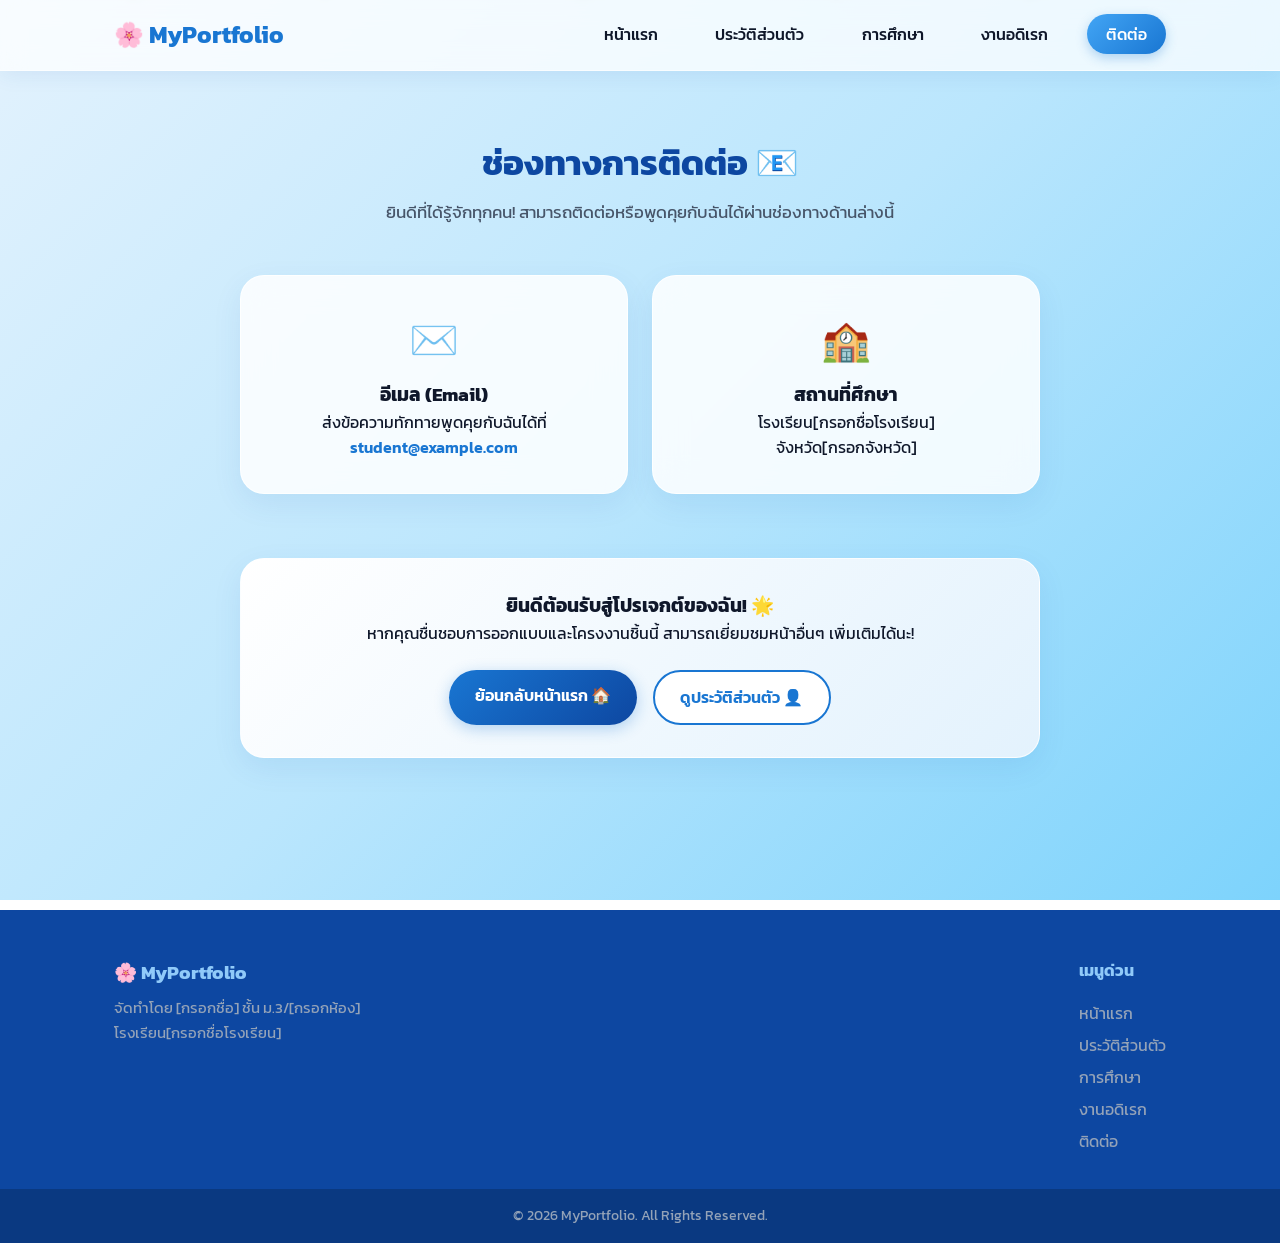
<file: contact.html>
<!DOCTYPE html>
<html lang="th">
<head>
    <meta charset="UTF-8">
    <meta name="viewport" content="width=device-width, initial-scale=1.0">
    <title>ติดต่อ | Playful Anime Portfolio</title>
    <link rel="preconnect" href="https://fonts.googleapis.com">
    <link rel="preconnect" href="https://fonts.gstatic.com" crossorigin>
    <link href="https://fonts.googleapis.com/css2?family=Kanit:wght@300;400;500;600;700&display=swap" rel="stylesheet">
    <link rel="stylesheet" href="style.css">
</head>
<body>

    <div class="bg-petals-container">
        <div class="petal"></div>
        <div class="petal"></div>
        <div class="petal"></div>
        <div class="petal"></div>
        <div class="petal"></div>
        <div class="petal"></div>
    </div>

    <header class="navbar">
        <div class="nav-container">
            <a href="index.html" class="logo">🌸 MyPortfolio</a>
            <nav>
                <ul class="nav-links">
                    <li><a href="index.html">หน้าแรก</a></li>
                    <li><a href="profile.html">ประวัติส่วนตัว</a></li>
                    <li><a href="education.html">การศึกษา</a></li>
                    <li><a href="hobby.html">งานอดิเรก</a></li>
                    <li><a href="contact.html" class="active">ติดต่อ</a></li>
                </ul>
            </nav>
        </div>
    </header>

    <main class="container section-padding">
        <div class="section-title">
            <h2>ช่องทางการติดต่อ 📧</h2>
            <p>ยินดีที่ได้รู้จักทุกคน! สามารถติดต่อหรือพูดคุยกับฉันได้ผ่านช่องทางด้านล่างนี้</p>
        </div>

        <div class="contact-wrapper">
            <div class="grid grid-2">
                <div class="card contact-card">
                    <div class="contact-icon">✉️</div>
                    <h3>อีเมล (Email)</h3>
                    <p>ส่งข้อความทักทายพูดคุยกับฉันได้ที่</p>
                    <a href="mailto:student@example.com" class="contact-link">student@example.com</a>
                </div>

                <div class="card contact-card">
                    <div class="contact-icon">🏫</div>
                    <h3>สถานที่ศึกษา</h3>
                    <p>โรงเรียน[กรอกชื่อโรงเรียน]</p>
                    <span class="contact-detail">จังหวัด[กรอกจังหวัด]</span>
                </div>
            </div>

            <div class="card cta-box text-center margin-top-lg">
                <h3>ยินดีต้อนรับสู่โปรเจกต์ของฉัน! 🌟</h3>
                <p>หากคุณชื่นชอบการออกแบบและโครงงานชิ้นนี้ สามารถเยี่ยมชมหน้าอื่นๆ เพิ่มเติมได้นะ!</p>
                <div class="cta-buttons">
                    <a href="index.html" class="btn btn-primary">ย้อนกลับหน้าแรก 🏠</a>
                    <a href="profile.html" class="btn btn-outline">ดูประวัติส่วนตัว 👤</a>
                </div>
            </div>
        </div>
    </main>

    <footer>
        <div class="container footer-container">
            <div class="footer-info">
                <h3>🌸 MyPortfolio</h3>
                <p>จัดทำโดย [กรอกชื่อ] ชั้น ม.3/[กรอกห้อง]</p>
                <p>โรงเรียน[กรอกชื่อโรงเรียน]</p>
            </div>
            <div class="footer-links">
                <h4>เมนูด่วน</h4>
                <ul>
                    <li><a href="index.html">หน้าแรก</a></li>
                    <li><a href="profile.html">ประวัติส่วนตัว</a></li>
                    <li><a href="education.html">การศึกษา</a></li>
                    <li><a href="hobby.html">งานอดิเรก</a></li>
                    <li><a href="contact.html">ติดต่อ</a></li>
                </ul>
            </div>
        </div>
        <div class="copyright">
            &copy; 2026 MyPortfolio. All Rights Reserved.
        </div>
    </footer>

</body>
</html>
</file>
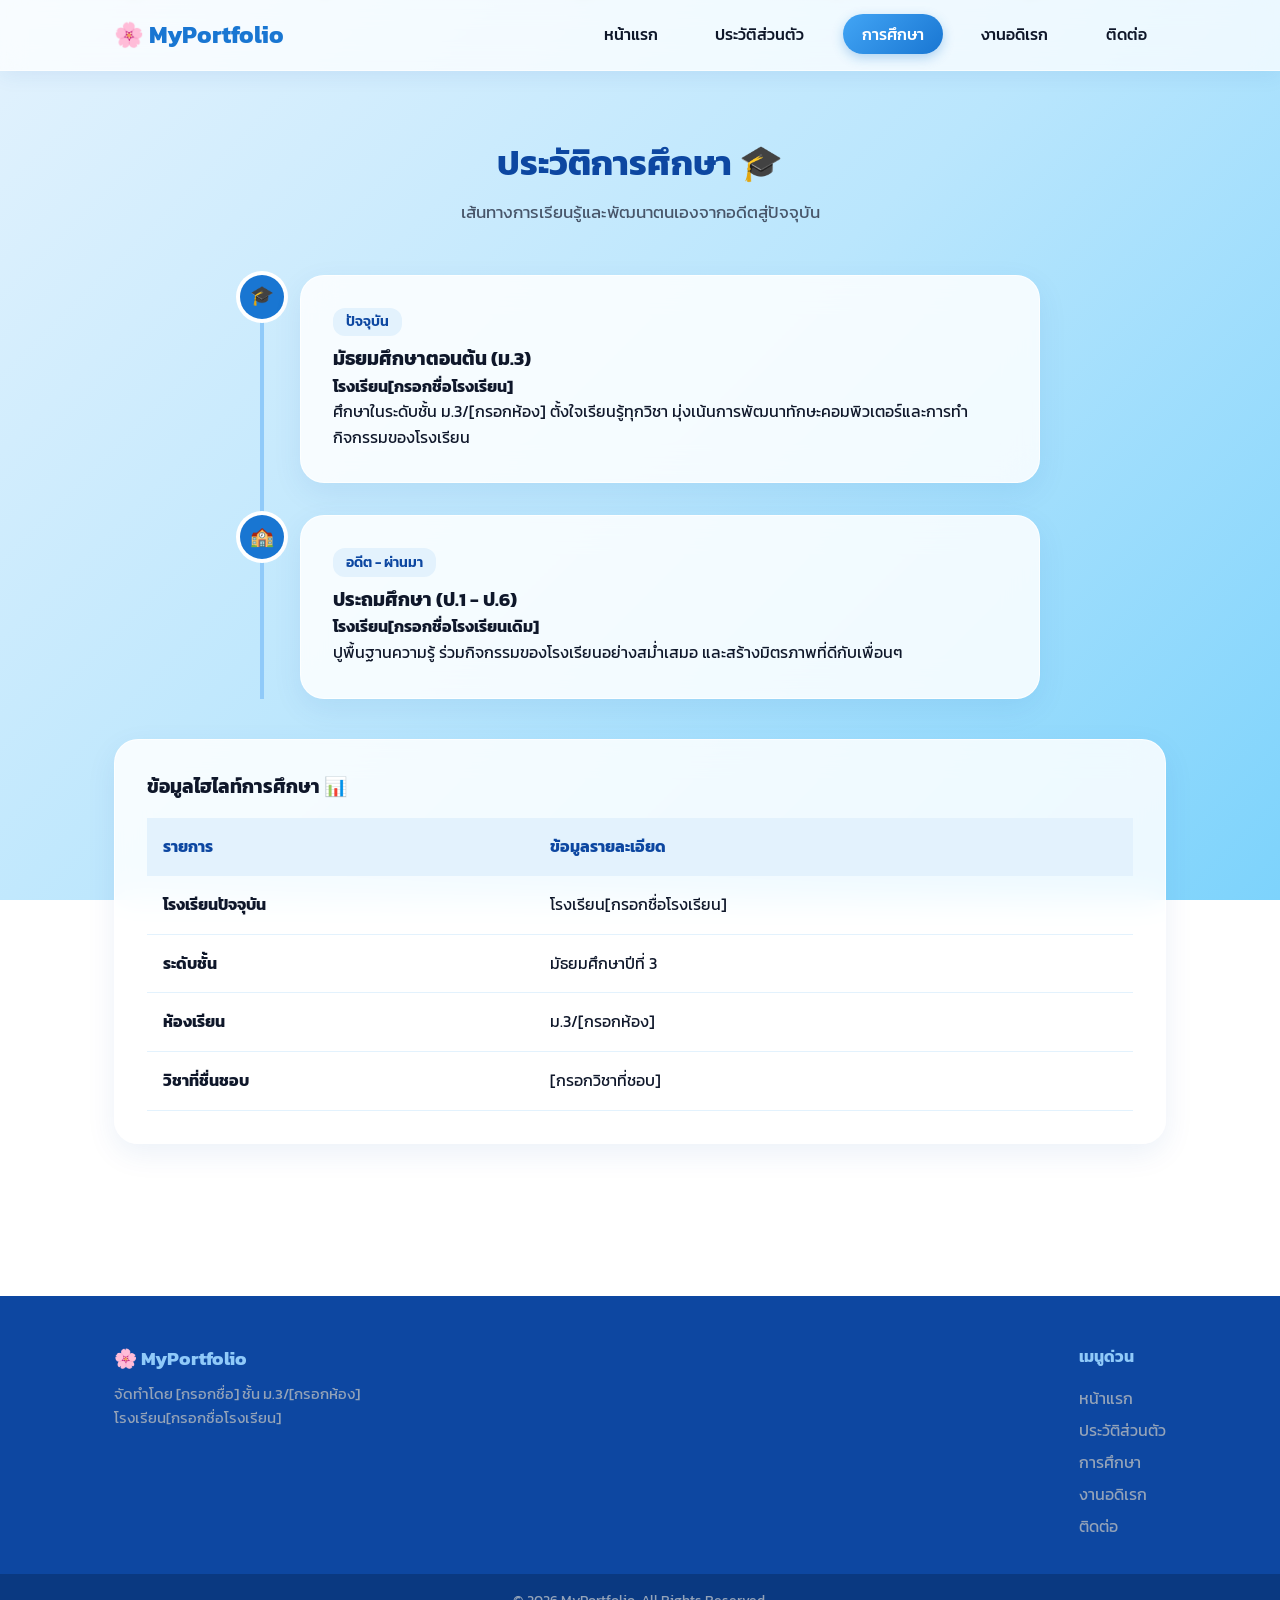
<file: education.html>
<!DOCTYPE html>
<html lang="th">
<head>
    <meta charset="UTF-8">
    <meta name="viewport" content="width=device-width, initial-scale=1.0">
    <title>การศึกษา | Playful Anime Portfolio</title>
    <link rel="preconnect" href="https://fonts.googleapis.com">
    <link rel="preconnect" href="https://fonts.gstatic.com" crossorigin>
    <link href="https://fonts.googleapis.com/css2?family=Kanit:wght@300;400;500;600;700&display=swap" rel="stylesheet">
    <link rel="stylesheet" href="style.css">
</head>
<body>

    <div class="bg-petals-container">
        <div class="petal"></div>
        <div class="petal"></div>
        <div class="petal"></div>
        <div class="petal"></div>
        <div class="petal"></div>
        <div class="petal"></div>
    </div>

    <header class="navbar">
        <div class="nav-container">
            <a href="index.html" class="logo">🌸 MyPortfolio</a>
            <nav>
                <ul class="nav-links">
                    <li><a href="index.html">หน้าแรก</a></li>
                    <li><a href="profile.html">ประวัติส่วนตัว</a></li>
                    <li><a href="education.html" class="active">การศึกษา</a></li>
                    <li><a href="hobby.html">งานอดิเรก</a></li>
                    <li><a href="contact.html">ติดต่อ</a></li>
                </ul>
            </nav>
        </div>
    </header>

    <main class="container section-padding">
        <div class="section-title">
            <h2>ประวัติการศึกษา 🎓</h2>
            <p>เส้นทางการเรียนรู้และพัฒนาตนเองจากอดีตสู่ปัจจุบัน</p>
        </div>

        <div class="timeline">
            <div class="timeline-item">
                <div class="timeline-dot">🎓</div>
                <div class="timeline-content card">
                    <span class="timeline-date">ปัจจุบัน</span>
                    <h3>มัธยมศึกษาตอนต้น (ม.3)</h3>
                    <h4>โรงเรียน[กรอกชื่อโรงเรียน]</h4>
                    <p>ศึกษาในระดับชั้น ม.3/[กรอกห้อง] ตั้งใจเรียนรู้ทุกวิชา มุ่งเน้นการพัฒนาทักษะคอมพิวเตอร์และการทำกิจกรรมของโรงเรียน</p>
                </div>
            </div>

            <div class="timeline-item">
                <div class="timeline-dot">🏫</div>
                <div class="timeline-content card">
                    <span class="timeline-date">อดีต - ผ่านมา</span>
                    <h3>ประถมศึกษา (ป.1 - ป.6)</h3>
                    <h4>โรงเรียน[กรอกชื่อโรงเรียนเดิม]</h4>
                    <p>ปูพื้นฐานความรู้ ร่วมกิจกรรมของโรงเรียนอย่างสม่ำเสมอ และสร้างมิตรภาพที่ดีกับเพื่อนๆ</p>
                </div>
            </div>
        </div>

        <div class="card margin-top-lg">
            <h3>ข้อมูลไฮไลท์การศึกษา 📊</h3>
            <div class="table-wrapper">
                <table class="custom-table">
                    <thead>
                        <tr>
                            <th>รายการ</th>
                            <th>ข้อมูลรายละเอียด</th>
                        </tr>
                    </thead>
                    <tbody>
                        <tr>
                            <td><strong>โรงเรียนปัจจุบัน</strong></td>
                            <td>โรงเรียน[กรอกชื่อโรงเรียน]</td>
                        </tr>
                        <tr>
                            <td><strong>ระดับชั้น</strong></td>
                            <td>มัธยมศึกษาปีที่ 3</td>
                        </tr>
                        <tr>
                            <td><strong>ห้องเรียน</strong></td>
                            <td>ม.3/[กรอกห้อง]</td>
                        </tr>
                        <tr>
                            <td><strong>วิชาที่ชื่นชอบ</strong></td>
                            <td>[กรอกวิชาที่ชอบ]</td>
                        </tr>
                    </tbody>
                </table>
            </div>
        </div>
    </main>

    <footer>
        <div class="container footer-container">
            <div class="footer-info">
                <h3>🌸 MyPortfolio</h3>
                <p>จัดทำโดย [กรอกชื่อ] ชั้น ม.3/[กรอกห้อง]</p>
                <p>โรงเรียน[กรอกชื่อโรงเรียน]</p>
            </div>
            <div class="footer-links">
                <h4>เมนูด่วน</h4>
                <ul>
                    <li><a href="index.html">หน้าแรก</a></li>
                    <li><a href="profile.html">ประวัติส่วนตัว</a></li>
                    <li><a href="education.html">การศึกษา</a></li>
                    <li><a href="hobby.html">งานอดิเรก</a></li>
                    <li><a href="contact.html">ติดต่อ</a></li>
                </ul>
            </div>
        </div>
        <div class="copyright">
            &copy; 2026 MyPortfolio. All Rights Reserved.
        </div>
    </footer>

</body>
</html>
</file>
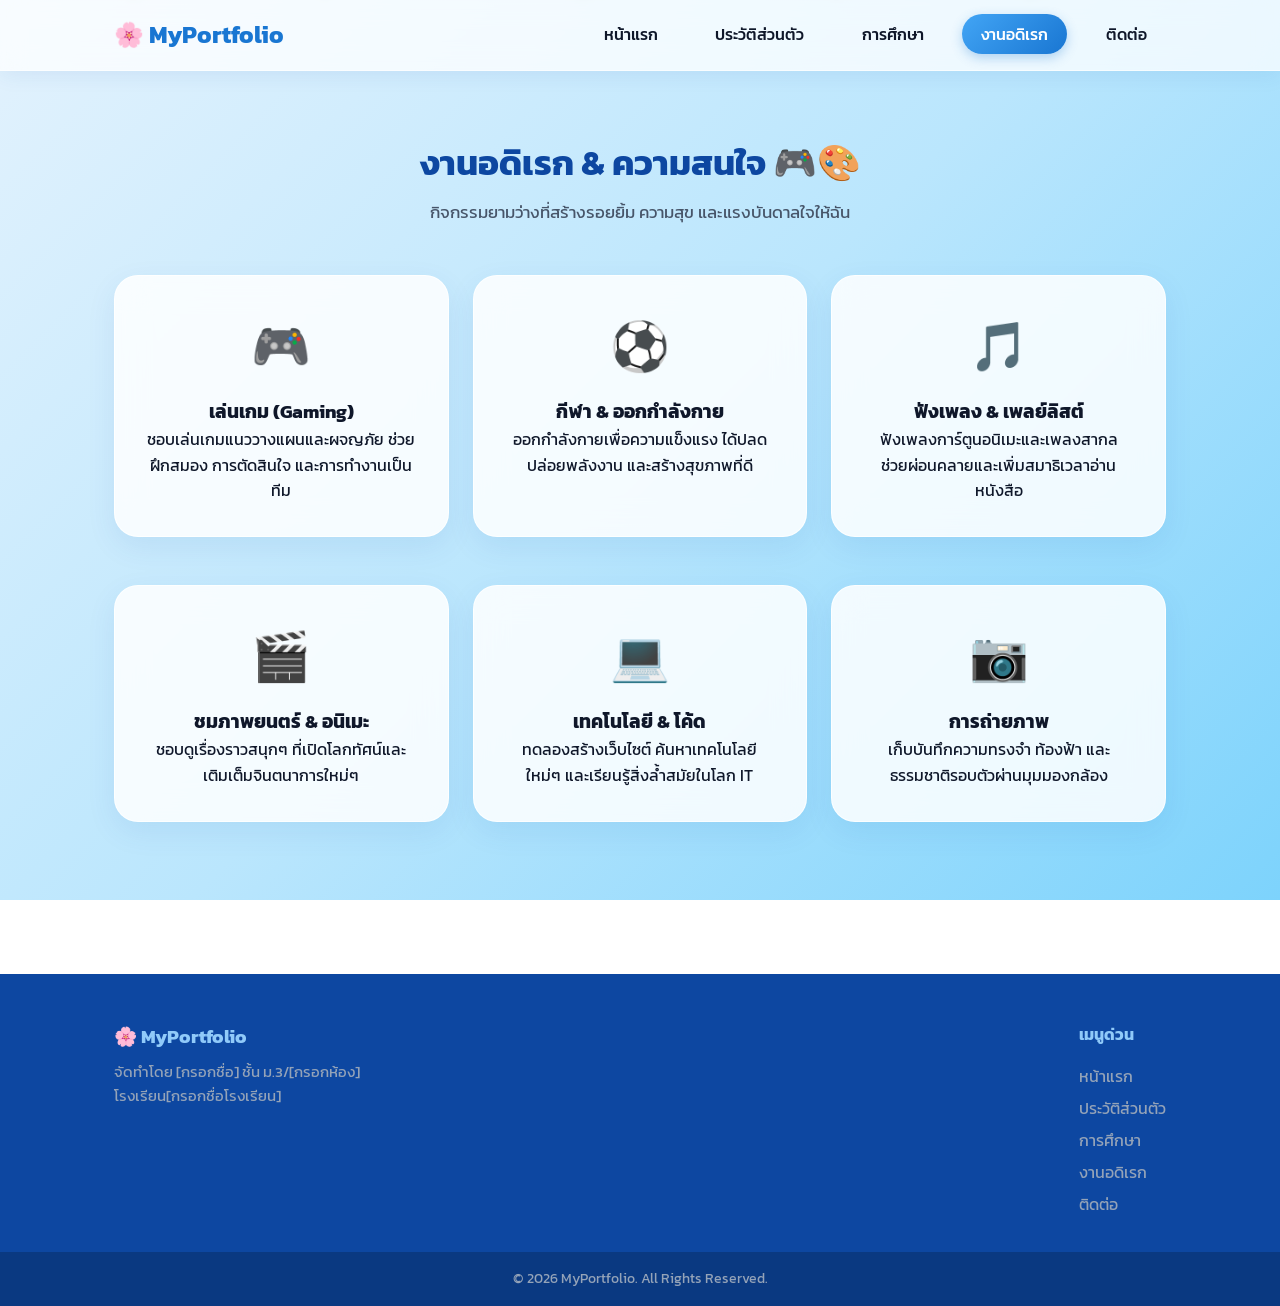
<file: hobby.html>
<!DOCTYPE html>
<html lang="th">
<head>
    <meta charset="UTF-8">
    <meta name="viewport" content="width=device-width, initial-scale=1.0">
    <title>งานอดิเรก | Playful Anime Portfolio</title>
    <link rel="preconnect" href="https://fonts.googleapis.com">
    <link rel="preconnect" href="https://fonts.gstatic.com" crossorigin>
    <link href="https://fonts.googleapis.com/css2?family=Kanit:wght@300;400;500;600;700&display=swap" rel="stylesheet">
    <link rel="stylesheet" href="style.css">
</head>
<body>

    <div class="bg-petals-container">
        <div class="petal"></div>
        <div class="petal"></div>
        <div class="petal"></div>
        <div class="petal"></div>
        <div class="petal"></div>
        <div class="petal"></div>
    </div>

    <header class="navbar">
        <div class="nav-container">
            <a href="index.html" class="logo">🌸 MyPortfolio</a>
            <nav>
                <ul class="nav-links">
                    <li><a href="index.html">หน้าแรก</a></li>
                    <li><a href="profile.html">ประวัติส่วนตัว</a></li>
                    <li><a href="education.html">การศึกษา</a></li>
                    <li><a href="hobby.html" class="active">งานอดิเรก</a></li>
                    <li><a href="contact.html">ติดต่อ</a></li>
                </ul>
            </nav>
        </div>
    </header>

    <main class="container section-padding">
        <div class="section-title">
            <h2>งานอดิเรก & ความสนใจ 🎮🎨</h2>
            <p>กิจกรรมยามว่างที่สร้างรอยยิ้ม ความสุข และแรงบันดาลใจให้ฉัน</p>
        </div>

        <div class="grid grid-3">
            <div class="card hobby-card">
                <div class="hobby-icon">🎮</div>
                <h3>เล่นเกม (Gaming)</h3>
                <p>ชอบเล่นเกมแนววางแผนและผจญภัย ช่วยฝึกสมอง การตัดสินใจ และการทำงานเป็นทีม</p>
            </div>

            <div class="card hobby-card">
                <div class="hobby-icon">⚽</div>
                <h3>กีฬา & ออกกำลังกาย</h3>
                <p>ออกกำลังกายเพื่อความแข็งแรง ได้ปลดปล่อยพลังงาน และสร้างสุขภาพที่ดี</p>
            </div>

            <div class="card hobby-card">
                <div class="hobby-icon">🎵</div>
                <h3>ฟังเพลง & เพลย์ลิสต์</h3>
                <p>ฟังเพลงการ์ตูนอนิเมะและเพลงสากล ช่วยผ่อนคลายและเพิ่มสมาธิเวลาอ่านหนังสือ</p>
            </div>

            <div class="card hobby-card">
                <div class="hobby-icon">🎬</div>
                <h3>ชมภาพยนตร์ & อนิเมะ</h3>
                <p>ชอบดูเรื่องราวสนุกๆ ที่เปิดโลกทัศน์และเติมเต็มจินตนาการใหม่ๆ</p>
            </div>

            <div class="card hobby-card">
                <div class="hobby-icon">💻</div>
                <h3>เทคโนโลยี & โค้ด</h3>
                <p>ทดลองสร้างเว็บไซต์ ค้นหาเทคโนโลยีใหม่ๆ และเรียนรู้สิ่งล้ำสมัยในโลก IT</p>
            </div>

            <div class="card hobby-card">
                <div class="hobby-icon">📷</div>
                <h3>การถ่ายภาพ</h3>
                <p>เก็บบันทึกความทรงจำ ท้องฟ้า และธรรมชาติรอบตัวผ่านมุมมองกล้อง</p>
            </div>
        </div>
    </main>

    <footer>
        <div class="container footer-container">
            <div class="footer-info">
                <h3>🌸 MyPortfolio</h3>
                <p>จัดทำโดย [กรอกชื่อ] ชั้น ม.3/[กรอกห้อง]</p>
                <p>โรงเรียน[กรอกชื่อโรงเรียน]</p>
            </div>
            <div class="footer-links">
                <h4>เมนูด่วน</h4>
                <ul>
                    <li><a href="index.html">หน้าแรก</a></li>
                    <li><a href="profile.html">ประวัติส่วนตัว</a></li>
                    <li><a href="education.html">การศึกษา</a></li>
                    <li><a href="hobby.html">งานอดิเรก</a></li>
                    <li><a href="contact.html">ติดต่อ</a></li>
                </ul>
            </div>
        </div>
        <div class="copyright">
            &copy; 2026 MyPortfolio. All Rights Reserved.
        </div>
    </footer>

</body>
</html>
</file>
<file: style.css>
/* ==========================================
   1. COLOR VARIABLES & GLOBAL RESET
   ========================================== */
:root {
    --primary-dark: #0D47A1;
    --primary-main: #1976D2;
    --primary-light: #42A5F5;
    --primary-accent: #90CAF9;
    --bg-light: #E3F2FD;
    --bg-white: rgba(255, 255, 255, 0.85);
    --text-dark: #0F172A;
    --text-muted: #475569;
    --shadow-soft: 0 10px 30px rgba(13, 71, 161, 0.08);
    --shadow-hover: 0 15px 35px rgba(13, 71, 161, 0.2);
    --radius-lg: 24px;
    --radius-md: 16px;
    --transition-smooth: all 0.3s cubic-bezier(0.4, 0, 0.2, 1);
}

* {
    margin: 0;
    padding: 0;
    box-sizing: border-box;
    font-family: 'Kanit', sans-serif;
}

body {
    background: linear-gradient(135deg, #E3F2FD 0%, #BAE6FD 50%, #7DD3FC 100%);
    background-attachment: fixed;
    color: var(--text-dark);
    line-height: 1.6;
    min-height: 100vh;
    position: relative;
    overflow-x: hidden;
}

/* ==========================================
   2. BACKGROUND PETALS ANIMATION
   ========================================== */
.bg-petals-container {
    position: fixed;
    top: 0;
    left: 0;
    width: 100%;
    height: 100%;
    pointer-events: none;
    z-index: 0;
    overflow: hidden;
}

.petal {
    position: absolute;
    background: linear-gradient(135deg, rgba(255, 255, 255, 0.8), rgba(144, 202, 249, 0.6));
    border-radius: 15px 0 15px 0;
    box-shadow: 0 2px 5px rgba(0, 0, 0, 0.05);
    animation: animate-petal 12s linear infinite;
    bottom: 100%;
}

.petal:nth-child(1) { left: 10%; width: 20px; height: 20px; animation-duration: 10s; animation-delay: 0s; }
.petal:nth-child(2) { left: 25%; width: 15px; height: 15px; animation-duration: 14s; animation-delay: 2s; }
.petal:nth-child(3) { left: 45%; width: 25px; height: 25px; animation-duration: 11s; animation-delay: 4s; }
.petal:nth-child(4) { left: 65%; width: 18px; height: 18px; animation-duration: 13s; animation-delay: 1s; }
.petal:nth-child(5) { left: 80%; width: 22px; height: 22px; animation-duration: 9s;  animation-delay: 3s; }
.petal:nth-child(6) { left: 92%; width: 16px; height: 16px; animation-duration: 15s; animation-delay: 5s; }

@keyframes animate-petal {
    0% {
        transform: translateY(0) rotate(0deg) scale(0.8);
        opacity: 0;
    }
    10% { opacity: 0.8; }
    90% { opacity: 0.8; }
    100% {
        transform: translateY(105vh) rotate(720deg) scale(1.2);
        opacity: 0;
    }
}

/* ==========================================
   3. REUSABLE UTILITIES & LAYOUT
   ========================================== */
.container {
    max-width: 1100px;
    margin: 0 auto;
    padding: 0 1.5rem;
    position: relative;
    z-index: 1;
}

.section-padding {
    padding-top: 4rem;
    padding-bottom: 4rem;
}

.bg-light {
    background: rgba(227, 242, 253, 0.5);
    backdrop-filter: blur(8px);
    border-radius: var(--radius-lg);
    margin: 2rem 0;
}

.text-center { text-align: center; }
.margin-top-lg { margin-top: 2.5rem; }

.grid {
    display: grid;
    gap: 1.5rem;
}

.grid-2 { grid-template-columns: repeat(2, 1fr); }
.grid-3 { grid-template-columns: repeat(3, 1fr); }

.section-title {
    text-align: center;
    margin-bottom: 3rem;
}

.section-title h2 {
    font-size: 2.2rem;
    color: var(--primary-dark);
    margin-bottom: 0.5rem;
}

.section-title p {
    color: var(--text-muted);
    font-size: 1.05rem;
}

/* ==========================================
   4. NAVIGATION BAR (GLASSMORPHISM)
   ========================================== */
.navbar {
    position: sticky;
    top: 0;
    background: rgba(255, 255, 255, 0.75);
    backdrop-filter: blur(12px);
    -webkit-backdrop-filter: blur(12px);
    border-bottom: 1px solid rgba(255, 255, 255, 0.6);
    z-index: 1000;
    box-shadow: 0 4px 20px rgba(13, 71, 161, 0.08);
}

.nav-container {
    max-width: 1100px;
    margin: 0 auto;
    padding: 1rem 1.5rem;
    display: flex;
    justify-content: space-between;
    align-items: center;
}

.logo {
    font-size: 1.5rem;
    font-weight: 700;
    color: var(--primary-main);
    text-decoration: none;
    transition: var(--transition-smooth);
}

.logo:hover {
    transform: scale(1.05);
}

.nav-links {
    display: flex;
    list-style: none;
    gap: 1.2rem;
}

.nav-links a {
    text-decoration: none;
    color: var(--text-dark);
    font-weight: 500;
    padding: 0.5rem 1.2rem;
    border-radius: 50px;
    transition: var(--transition-smooth);
}

.nav-links a:hover,
.nav-links a.active {
    color: #FFFFFF;
    background: linear-gradient(135deg, var(--primary-light), var(--primary-main));
    box-shadow: 0 4px 12px rgba(25, 118, 210, 0.3);
}

/* ==========================================
   5. HERO SECTION
   ========================================== */
.hero-section {
    padding: 4rem 0;
}

.hero-container {
    display: grid;
    grid-template-columns: 1.2fr 0.8fr;
    align-items: center;
    gap: 2.5rem;
}

.badge {
    display: inline-block;
    background: #FFFFFF;
    color: var(--primary-main);
    padding: 0.4rem 1.2rem;
    border-radius: 50px;
    font-size: 0.9rem;
    font-weight: 600;
    margin-bottom: 1rem;
    box-shadow: var(--shadow-soft);
}

.hero-title {
    font-size: 2.8rem;
    line-height: 1.25;
    margin-bottom: 1rem;
}

.text-gradient {
    background: linear-gradient(135deg, var(--primary-dark), var(--primary-light));
    -webkit-background-clip: text;
    -webkit-text-fill-color: transparent;
}

.hero-subtitle {
    font-size: 1.1rem;
    color: var(--text-muted);
    margin-bottom: 2rem;
}

.hero-buttons {
    display: flex;
    gap: 1rem;
}

.hero-image-wrapper {
    position: relative;
    display: flex;
    justify-content: center;
    align-items: center;
}

.avatar-bg-circle {
    position: absolute;
    width: 280px;
    height: 280px;
    background: linear-gradient(135deg, var(--primary-accent), var(--primary-light));
    border-radius: 50%;
    filter: blur(20px);
    opacity: 0.6;
    z-index: 1;
}

.hero-avatar {
    position: relative;
    z-index: 2;
    width: 260px;
    height: 260px;
    border-radius: 50%;
    object-fit: cover;
    border: 5px solid #FFFFFF;
    box-shadow: 0 0 25px rgba(66, 165, 245, 0.6);
    animation: pulse-glow 3s infinite alternate;
    transition: var(--transition-smooth);
}

@keyframes pulse-glow {
    0% { box-shadow: 0 0 15px rgba(66, 165, 245, 0.5); }
    100% { box-shadow: 0 0 35px rgba(25, 118, 210, 0.8); }
}

.hero-avatar:hover {
    transform: scale(1.05) rotate(3deg);
}

.floating-tag {
    position: absolute;
    z-index: 3;
    background: #FFFFFF;
    padding: 0.5rem 1rem;
    border-radius: 20px;
    font-weight: 600;
    font-size: 0.85rem;
    color: var(--primary-dark);
    box-shadow: var(--shadow-hover);
    animation: float-around 4s ease-in-out infinite alternate;
}

.tag-1 { top: 10%; right: 5%; }
.tag-2 { bottom: 10%; left: 5%; }

@keyframes float-around {
    0% { transform: translateY(0px); }
    100% { transform: translateY(-10px); }
}

/* ==========================================
   6. BUTTONS & CARDS (SHIMMER EFFECT)
   ========================================== */
.btn {
    display: inline-block;
    padding: 0.8rem 1.6rem;
    border-radius: 50px;
    font-weight: 600;
    text-decoration: none;
    transition: var(--transition-smooth);
}

.btn-primary {
    background: linear-gradient(135deg, var(--primary-main), var(--primary-dark));
    color: #FFFFFF;
    box-shadow: 0 4px 15px rgba(25, 118, 210, 0.3);
}

.btn-primary:hover {
    transform: translateY(-3px);
    box-shadow: 0 8px 20px rgba(25, 118, 210, 0.4);
}

.btn-outline {
    border: 2px solid var(--primary-main);
    color: var(--primary-main);
    background: #FFFFFF;
}

.btn-outline:hover {
    background: var(--primary-main);
    color: #FFFFFF;
    transform: translateY(-3px);
}

.card {
    background: var(--bg-white);
    backdrop-filter: blur(16px);
    -webkit-backdrop-filter: blur(16px);
    border-radius: var(--radius-lg);
    padding: 2rem;
    border: 1px solid rgba(255, 255, 255, 0.8);
    box-shadow: var(--shadow-soft);
    transition: var(--transition-smooth);
    position: relative;
    overflow: hidden;
    margin-bottom: 1.5rem;
}

.card::after {
    content: '';
    position: absolute;
    top: -50%;
    left: -60%;
    width: 20%;
    height: 200%;
    background: linear-gradient(to right, rgba(255,255,255,0) 0%, rgba(255,255,255,0.6) 50%, rgba(255,255,255,0) 100%);
    transform: rotate(30deg);
}

.card:hover::after {
    animation: shimmer 1.2s ease-in-out;
}

@keyframes shimmer {
    100% { left: 140%; }
}

.card:hover {
    transform: translateY(-6px);
    box-shadow: var(--shadow-hover);
}

.feature-card .card-icon {
    font-size: 2.5rem;
    margin-bottom: 0.8rem;
}

/* ==========================================
   7. PROFILE & SKILL BARS
   ========================================== */
.profile-layout {
    display: grid;
    grid-template-columns: 320px 1fr;
    gap: 2rem;
}

.profile-avatar {
    width: 180px;
    height: 180px;
    border-radius: 50%;
    border: 4px solid #FFFFFF;
    box-shadow: 0 8px 20px rgba(25, 118, 210, 0.2);
    margin-bottom: 1rem;
}

.badge-sub {
    background: var(--bg-light);
    color: var(--primary-dark);
    display: inline-block;
    padding: 0.3rem 0.8rem;
    border-radius: 12px;
    font-size: 0.85rem;
    font-weight: 600;
    margin-top: 0.5rem;
}

.divider {
    border: none;
    height: 1px;
    background: linear-gradient(90deg, transparent, var(--primary-accent), transparent);
    margin: 1.2rem 0;
}

.quick-info p {
    text-align: left;
    margin-bottom: 0.5rem;
    font-size: 0.95rem;
}

.info-grid {
    display: grid;
    grid-template-columns: repeat(2, 1fr);
    gap: 1rem;
    margin-top: 1rem;
}

.info-item {
    background: rgba(227, 242, 253, 0.6);
    padding: 0.8rem 1rem;
    border-radius: var(--radius-md);
    border-left: 4px solid var(--primary-light);
}

.info-label {
    font-size: 0.85rem;
    color: var(--text-muted);
    display: block;
}

.info-value {
    font-weight: 600;
    color: var(--primary-dark);
}

.about-quote {
    background: rgba(227, 242, 253, 0.6);
    border-left: 4px solid var(--primary-main);
    padding: 1.2rem;
    border-radius: 0 var(--radius-md) var(--radius-md) 0;
    margin: 1rem 0;
    position: relative;
}

.motto {
    color: var(--primary-dark);
    font-size: 1.05rem;
}

/* Skill Bars */
.skill-item { margin-bottom: 1rem; }
.skill-info {
    display: flex;
    justify-content: space-between;
    margin-bottom: 0.3rem;
    font-weight: 500;
    color: var(--primary-dark);
}

.skill-bar {
    width: 100%;
    height: 10px;
    background: var(--bg-light);
    border-radius: 10px;
    overflow: hidden;
}

.skill-progress {
    height: 100%;
    background: linear-gradient(90deg, var(--primary-light), var(--primary-main));
    border-radius: 10px;
}

/* ==========================================
   8. EDUCATION & TIMELINE
   ========================================== */
.timeline {
    position: relative;
    max-width: 800px;
    margin: 0 auto;
}

.timeline::before {
    content: '';
    position: absolute;
    left: 20px;
    top: 0;
    bottom: 0;
    width: 4px;
    background: var(--primary-accent);
}

.timeline-item {
    position: relative;
    padding-left: 60px;
    margin-bottom: 2rem;
}

.timeline-dot {
    position: absolute;
    left: 0;
    top: 0;
    width: 44px;
    height: 44px;
    background: var(--primary-main);
    color: #FFFFFF;
    border-radius: 50%;
    display: flex;
    align-items: center;
    justify-content: center;
    font-size: 1.2rem;
    box-shadow: 0 0 0 4px #FFFFFF;
}

.timeline-date {
    display: inline-block;
    background: var(--bg-light);
    color: var(--primary-dark);
    font-size: 0.85rem;
    font-weight: 600;
    padding: 0.2rem 0.8rem;
    border-radius: 12px;
    margin-bottom: 0.5rem;
}

.table-wrapper {
    overflow-x: auto;
    margin-top: 1rem;
}

.custom-table {
    width: 100%;
    border-collapse: collapse;
    text-align: left;
}

.custom-table th, .custom-table td {
    padding: 1rem;
    border-bottom: 1px solid var(--bg-light);
}

.custom-table th {
    background-color: var(--bg-light);
    color: var(--primary-dark);
}

/* ==========================================
   9. HOBBY & CONTACT
   ========================================== */
.hobby-card { text-align: center; }
.hobby-icon {
    font-size: 3rem;
    margin-bottom: 0.8rem;
}

.contact-wrapper {
    max-width: 800px;
    margin: 0 auto;
}

.contact-card { text-align: center; }
.contact-icon {
    font-size: 2.5rem;
    margin-bottom: 0.5rem;
}

.contact-link {
    color: var(--primary-main);
    font-weight: 600;
    text-decoration: none;
}

.contact-link:hover { text-decoration: underline; }

.cta-box {
    background: linear-gradient(135deg, #FFFFFF, var(--bg-light));
}

.cta-buttons {
    margin-top: 1.5rem;
    display: flex;
    justify-content: center;
    gap: 1rem;
}

/* ==========================================
   10. FOOTER
   ========================================== */
footer {
    background: var(--primary-dark);
    color: #FFFFFF;
    margin-top: 4rem;
    position: relative;
    z-index: 1;
}

.footer-container {
    padding-top: 3rem;
    padding-bottom: 2rem;
    display: flex;
    justify-content: space-between;
    gap: 2rem;
}

.footer-info h3 {
    margin-bottom: 0.5rem;
    color: var(--primary-accent);
}

.footer-info p {
    color: #94A3B8;
    font-size: 0.95rem;
}

.footer-links h4 {
    margin-bottom: 0.8rem;
    color: var(--primary-accent);
}

.footer-links ul { list-style: none; }
.footer-links a {
    color: #94A3B8;
    text-decoration: none;
    line-height: 2;
    transition: var(--transition-smooth);
}

.footer-links a:hover { color: #FFFFFF; }

.copyright {
    text-align: center;
    padding: 1rem;
    background: rgba(0, 0, 0, 0.2);
    color: #94A3B8;
    font-size: 0.85rem;
}

/* ==========================================
   11. RESPONSIVE DESIGN (MOBILE FRIENDLY)
   ========================================== */
@media (max-width: 900px) {
    .hero-container {
        grid-template-columns: 1fr;
        text-align: center;
    }

    .hero-buttons { justify-content: center; }
    .profile-layout { grid-template-columns: 1fr; }
    .grid-3 { grid-template-columns: repeat(2, 1fr); }
}

@media (max-width: 600px) {
    .nav-container {
        flex-direction: column;
        gap: 0.8rem;
    }

    .nav-links {
        gap: 0.3rem;
        flex-wrap: wrap;
        justify-content: center;
    }

    .nav-links a {
        padding: 0.4rem 0.8rem;
        font-size: 0.9rem;
    }

    .hero-title { font-size: 2.1rem; }
    .grid-2, .grid-3 { grid-template-columns: 1fr; }
    .info-grid { grid-template-columns: 1fr; }
    .footer-container {
        flex-direction: column;
        text-align: center;
    }

    .timeline::before { left: 15px; }
    .timeline-dot {
        width: 34px;
        height: 34px;
        font-size: 0.9rem;
    }
    .timeline-item { padding-left: 50px; }
}
</file>
